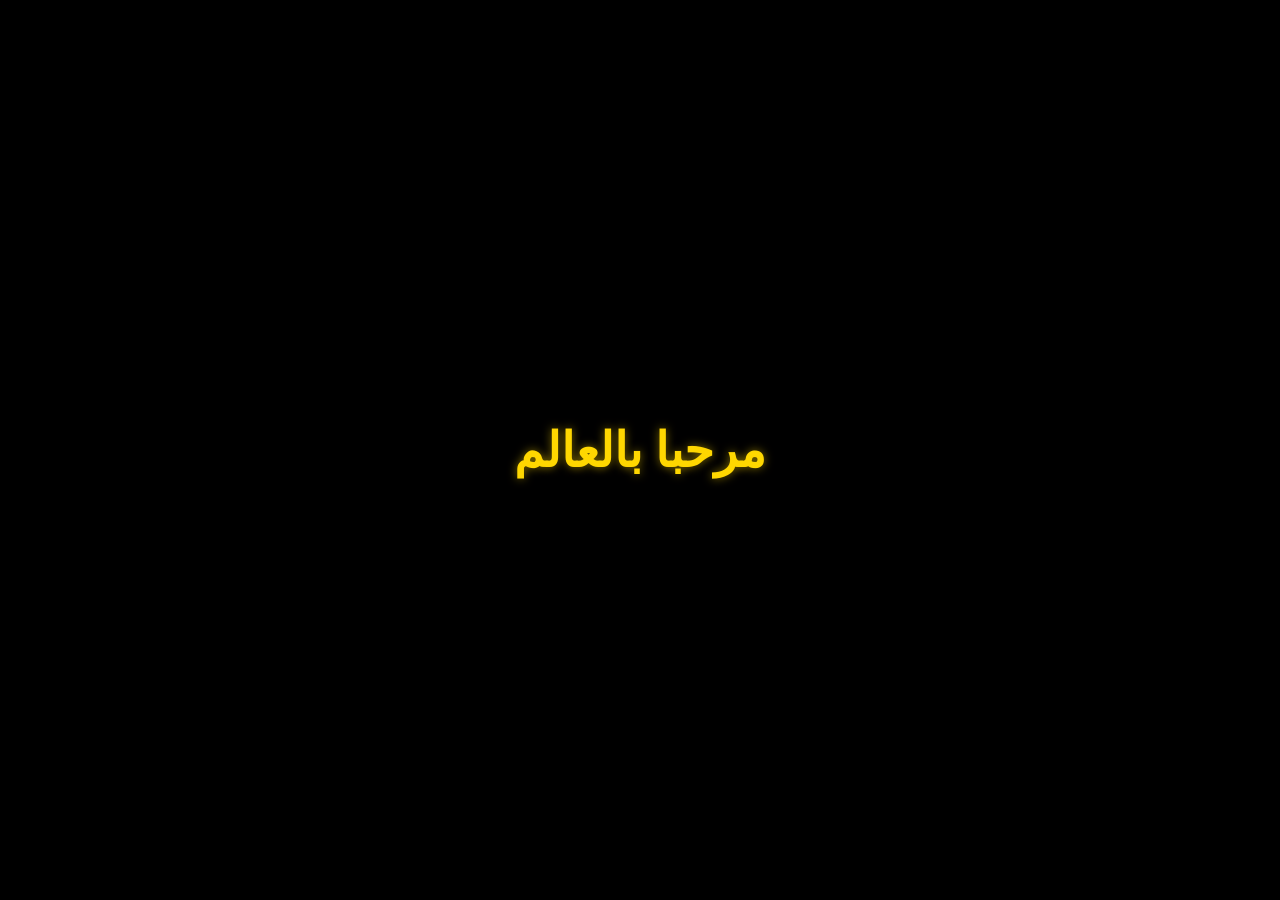
<file: output/hello.html>
<!DOCTYPE html>
<html lang="ar" dir="rtl">
<head>
    <meta charset="UTF-8">
    <meta name="viewport" content="width=device-width, initial-scale=1.0">
    <title>مرحبا بالعالم</title>
    <style>
        body {
            background-color: #000000;
            color: #FFD700;
            font-family: 'Segoe UI', Tahoma, Geneva, Verdana, sans-serif;
            display: flex;
            justify-content: center;
            align-items: center;
            height: 100vh;
            margin: 0;
        }
        h1 {
            font-size: 3rem;
            text-shadow: 0 0 10px rgba(255, 215, 0, 0.5);
        }
    </style>
</head>
<body>
    <h1>مرحبا بالعالم</h1>
</body>
</html>
</file>
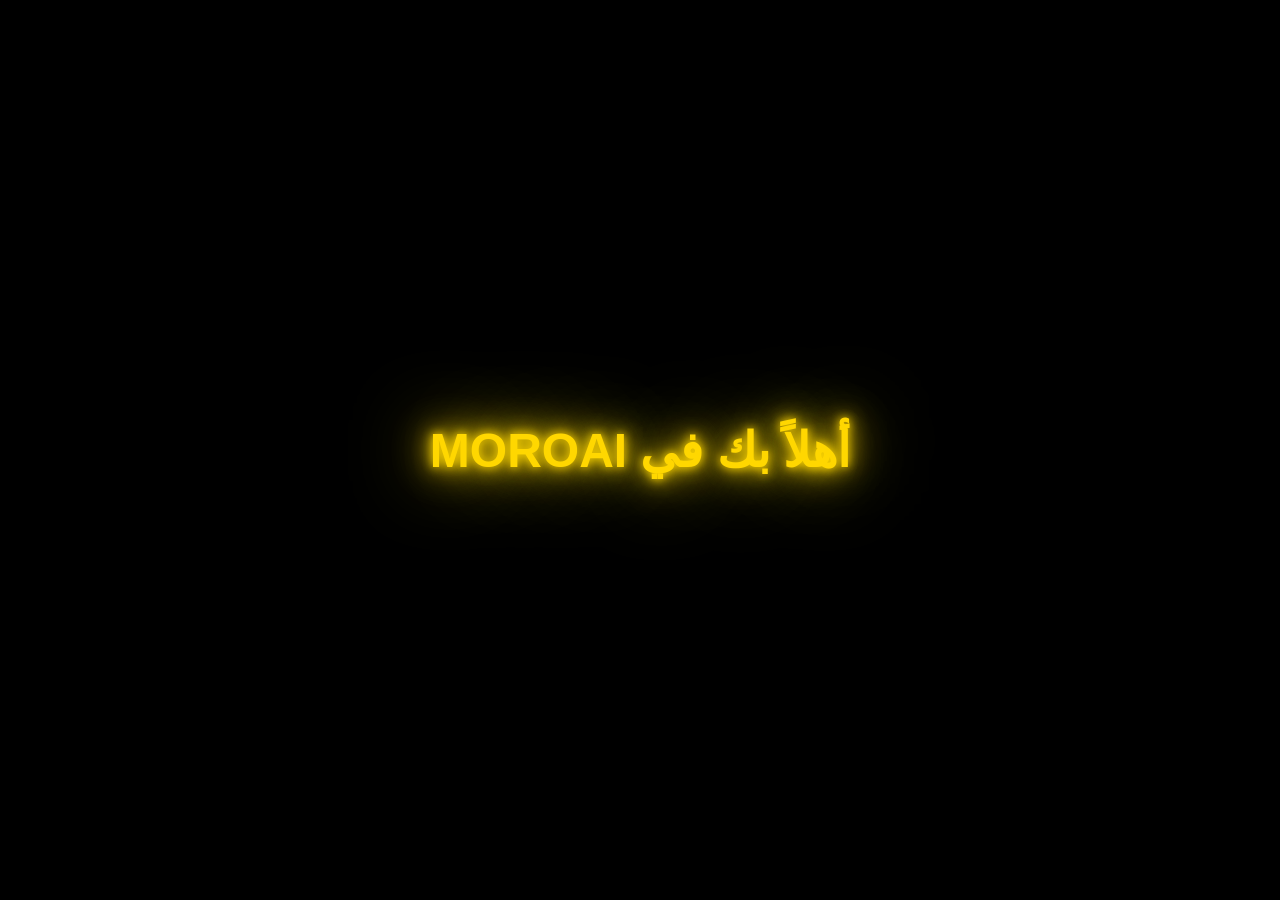
<file: output/hello2.html>
<!DOCTYPE html>
<html lang="ar" dir="rtl">
<head>
    <meta charset="UTF-8">
    <meta name="viewport" content="width=device-width, initial-scale=1.0">
    <title>MOROAI</title>
    <style>
        body {
            margin: 0;
            padding: 0;
            background-color: #000000;
            height: 100vh;
            display: flex;
            justify-content: center;
            align-items: center;
            font-family: 'Segoe UI', Tahoma, Geneva, Verdana, sans-serif;
            overflow: hidden;
        }

        .glow-text {
            color: #FFD700;
            font-size: 3rem;
            font-weight: bold;
            text-align: center;
            text-shadow: 
                0 0 10px #FFD700,
                0 0 20px #FFD700,
                0 0 40px #FFD700,
                0 0 80px #FFD700;
            animation: pulse 2s infinite alternate;
        }

        @keyframes pulse {
            from {
                text-shadow: 
                    0 0 10px #FFD700,
                    0 0 20px #FFD700,
                    0 0 40px #FFD700;
            }
            to {
                text-shadow: 
                    0 0 20px #FFD700,
                    0 0 40px #FFD700,
                    0 0 80px #FFD700,
                    0 0 120px #FFD700;
            }
        }
    </style>
</head>
<body>
    <h1 class="glow-text">أهلاً بك في MOROAI</h1>
</body>
</html>
</file>
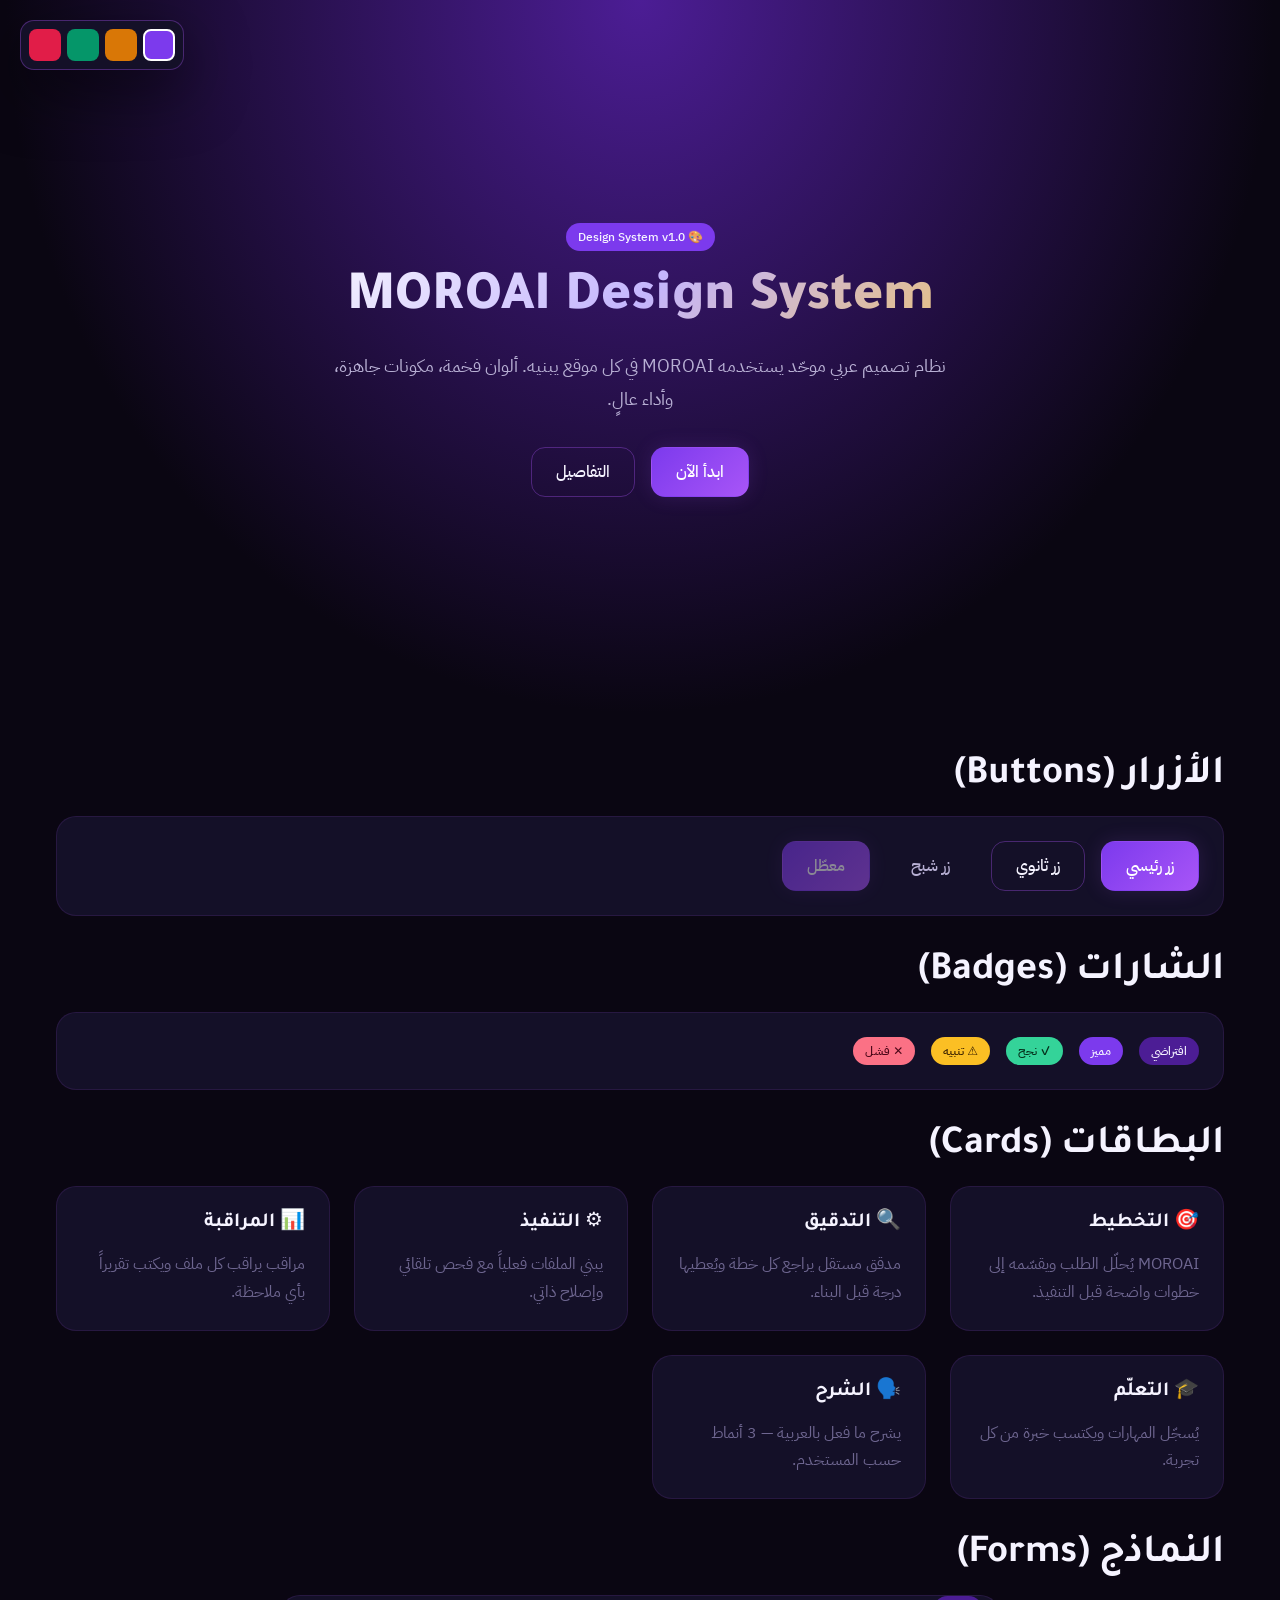
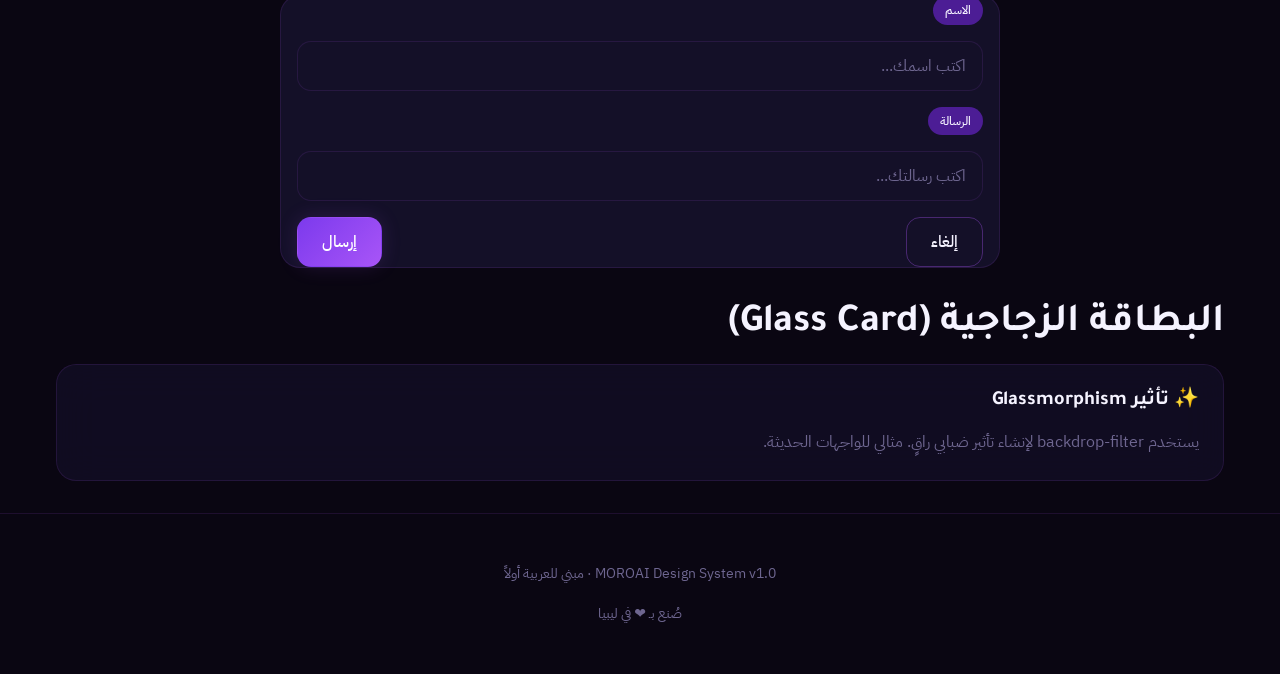
<file: web_new/design-preview.html>
<!DOCTYPE html>
<html lang="ar" dir="rtl" data-theme="purple">
<head>
    <meta charset="UTF-8">
    <meta name="viewport" content="width=device-width, initial-scale=1.0">
    <title>MOROAI Design System — Preview</title>
    <link rel="stylesheet" href="design.css">
    <style>
        /* Preview-specific: theme switcher */
        .switcher {
            position: fixed;
            top: 20px;
            left: 20px;
            z-index: 1000;
            background: var(--color-bg-elevated);
            border: 1px solid var(--border-bright);
            border-radius: var(--radius-md);
            padding: 8px;
            display: flex;
            gap: 6px;
            box-shadow: var(--shadow-lg);
        }
        .switcher button {
            width: 32px;
            height: 32px;
            border-radius: var(--radius-sm);
            border: 2px solid transparent;
            cursor: pointer;
            transition: all 0.2s;
        }
        .switcher button:hover { transform: scale(1.1); }
        .switcher button.active { border-color: white; }
        .sw-purple  { background: #7c3aed; }
        .sw-gold    { background: #d97706; }
        .sw-emerald { background: #059669; }
        .sw-ruby    { background: #e11d48; }
    </style>
</head>
<body>

<!-- Theme Switcher -->
<div class="switcher">
    <button class="sw-purple active" onclick="setTheme('purple', this)"></button>
    <button class="sw-gold"           onclick="setTheme('gold', this)"></button>
    <button class="sw-emerald"        onclick="setTheme('emerald', this)"></button>
    <button class="sw-ruby"           onclick="setTheme('ruby', this)"></button>
</div>

<!-- Hero -->
<section class="hero">
    <div class="container-sm">
        <div class="badge badge-accent mb-4">🎨 Design System v1.0</div>
        <h1 class="hero-title">MOROAI Design System</h1>
        <p class="hero-subtitle">
            نظام تصميم عربي موحّد يستخدمه MOROAI في كل موقع يبنيه.
            ألوان فخمة، مكونات جاهزة، وأداء عالٍ.
        </p>
        <div class="row row-center">
            <button class="btn btn-primary">ابدأ الآن</button>
            <button class="btn btn-secondary">التفاصيل</button>
        </div>
    </div>
</section>

<!-- Section: Buttons -->
<section class="container mt-8 mb-8">
    <h2 class="mb-4">الأزرار (Buttons)</h2>
    <div class="card">
        <div class="row row-wrap">
            <button class="btn btn-primary">زر رئيسي</button>
            <button class="btn btn-secondary">زر ثانوي</button>
            <button class="btn btn-ghost">زر شبح</button>
            <button class="btn btn-primary" disabled style="opacity:0.5;cursor:not-allowed;">معطّل</button>
        </div>
    </div>
</section>

<!-- Section: Badges -->
<section class="container mt-8 mb-8">
    <h2 class="mb-4">الشارات (Badges)</h2>
    <div class="card">
        <div class="row row-wrap">
            <span class="badge">افتراضي</span>
            <span class="badge badge-accent">مميز</span>
            <span class="badge badge-success">✓ نجح</span>
            <span class="badge badge-warning">⚠ تنبيه</span>
            <span class="badge badge-danger">✕ فشل</span>
        </div>
    </div>
</section>

<!-- Section: Cards Grid -->
<section class="container mt-8 mb-8">
    <h2 class="mb-4">البطاقات (Cards)</h2>
    <div class="grid grid-3">
        <div class="card">
            <h4 class="mb-4">🎯 التخطيط</h4>
            <p class="text-muted">
                MOROAI يُحلّل الطلب ويقسّمه إلى خطوات واضحة قبل التنفيذ.
            </p>
        </div>
        <div class="card">
            <h4 class="mb-4">🔍 التدقيق</h4>
            <p class="text-muted">
                مدقق مستقل يراجع كل خطة ويُعطيها درجة قبل البناء.
            </p>
        </div>
        <div class="card">
            <h4 class="mb-4">⚙️ التنفيذ</h4>
            <p class="text-muted">
                يبني الملفات فعلياً مع فحص تلقائي وإصلاح ذاتي.
            </p>
        </div>
        <div class="card">
            <h4 class="mb-4">📊 المراقبة</h4>
            <p class="text-muted">
                مراقب يراقب كل ملف ويكتب تقريراً بأي ملاحظة.
            </p>
        </div>
        <div class="card">
            <h4 class="mb-4">🎓 التعلّم</h4>
            <p class="text-muted">
                يُسجّل المهارات ويكتسب خبرة من كل تجربة.
            </p>
        </div>
        <div class="card">
            <h4 class="mb-4">🗣️ الشرح</h4>
            <p class="text-muted">
                يشرح ما فعل بالعربية — 3 أنماط حسب المستخدم.
            </p>
        </div>
    </div>
</section>

<!-- Section: Input & Form -->
<section class="container mt-8 mb-8">
    <h2 class="mb-4">النماذج (Forms)</h2>
    <div class="card container-sm">
        <div class="stack">
            <div>
                <label class="badge mb-4">الاسم</label>
                <input type="text" class="input" placeholder="اكتب اسمك..." />
            </div>
            <div>
                <label class="badge mb-4">الرسالة</label>
                <input type="text" class="input" placeholder="اكتب رسالتك..." />
            </div>
            <div class="row row-between">
                <button class="btn btn-secondary">إلغاء</button>
                <button class="btn btn-primary">إرسال</button>
            </div>
        </div>
    </div>
</section>

<!-- Section: Glass Card -->
<section class="container mt-8 mb-8">
    <h2 class="mb-4">البطاقة الزجاجية (Glass Card)</h2>
    <div class="card-glass">
        <h4 class="mb-4">✨ تأثير Glassmorphism</h4>
        <p class="text-muted">
            يستخدم backdrop-filter لإنشاء تأثير ضبابي راقٍ.
            مثالي للواجهات الحديثة.
        </p>
    </div>
</section>

<!-- Footer -->
<footer class="footer mt-8">
    <div class="container">
        <p>MOROAI Design System v1.0 · مبني للعربية أولاً</p>
        <p class="text-muted mt-4">صُنع بـ ❤ في ليبيا</p>
    </div>
</footer>

<script>
    function setTheme(name, btn) {
        document.documentElement.setAttribute('data-theme', name);
        document.querySelectorAll('.switcher button').forEach(b => b.classList.remove('active'));
        btn.classList.add('active');
    }
</script>

</body>
</html>
</file>
<file: web_new/design.css>
/* ==========================================================================
   MOROAI Design System v1.0
   ==========================================================================
   Design tokens + themes for all MOROAI-generated sites.

   Usage:
       <link rel="stylesheet" href="design.css">
       <html data-theme="purple">  <!-- or gold / emerald / ruby -->
   ========================================================================== */

/* ── Fonts ── */
@import url('https://fonts.googleapis.com/css2?family=Tajawal:wght@400;500;700;900&family=IBM+Plex+Sans+Arabic:wght@300;400;500;600;700&family=JetBrains+Mono:wght@400;500;600&display=swap');

/* ── Reset ── */
*, *::before, *::after { box-sizing: border-box; margin: 0; padding: 0; }
html { -webkit-text-size-adjust: 100%; }
body { min-height: 100vh; line-height: 1.7; -webkit-font-smoothing: antialiased; }

/* ══════════════════════════════════════════════════════
   THEME: PURPLE (default)
   ══════════════════════════════════════════════════════ */
:root, [data-theme="purple"] {
    --color-bg-deep:      #0a0612;
    --color-bg-primary:   #0d0a1a;
    --color-bg-elevated:  #141028;
    --color-bg-glass:     rgba(20, 16, 40, 0.72);

    --color-accent:       #7c3aed;
    --color-accent-glow:  #a855f7;
    --color-accent-soft:  #c4b5fd;
    --color-accent-deep:  #4c1d95;
    --color-luxury:       #e8c17a;

    --color-success:      #34d399;
    --color-warning:      #fbbf24;
    --color-danger:       #fb7185;
    --color-info:         #60a5fa;

    --text-primary:       #f5f3ff;
    --text-secondary:     #b8b0d4;
    --text-muted:         #6e6690;

    --border-subtle:      rgba(168, 85, 247, 0.12);
    --border-bright:      rgba(168, 85, 247, 0.35);
}

/* ══════════════════════════════════════════════════════
   THEME: GOLD
   ══════════════════════════════════════════════════════ */
[data-theme="gold"] {
    --color-bg-deep:      #0c0a06;
    --color-bg-primary:   #14110a;
    --color-bg-elevated:  #1c1708;
    --color-bg-glass:     rgba(28, 23, 8, 0.72);

    --color-accent:       #d97706;
    --color-accent-glow:  #f59e0b;
    --color-accent-soft:  #fcd34d;
    --color-accent-deep:  #78350f;
    --color-luxury:       #fbbf24;

    --text-primary:       #fef3c7;
    --text-secondary:     #d4b896;
    --text-muted:         #8b7355;

    --border-subtle:      rgba(217, 119, 6, 0.15);
    --border-bright:      rgba(245, 158, 11, 0.40);
}

/* ══════════════════════════════════════════════════════
   THEME: EMERALD
   ══════════════════════════════════════════════════════ */
[data-theme="emerald"] {
    --color-bg-deep:      #040d0a;
    --color-bg-primary:   #071510;
    --color-bg-elevated:  #0a1f18;
    --color-bg-glass:     rgba(10, 31, 24, 0.72);

    --color-accent:       #059669;
    --color-accent-glow:  #10b981;
    --color-accent-soft:  #6ee7b7;
    --color-accent-deep:  #064e3b;
    --color-luxury:       #34d399;

    --text-primary:       #ecfdf5;
    --text-secondary:     #a7d9c4;
    --text-muted:         #5a7a6f;

    --border-subtle:      rgba(16, 185, 129, 0.15);
    --border-bright:      rgba(52, 211, 153, 0.40);
}

/* ══════════════════════════════════════════════════════
   THEME: RUBY
   ══════════════════════════════════════════════════════ */
[data-theme="ruby"] {
    --color-bg-deep:      #0f0508;
    --color-bg-primary:   #1a0810;
    --color-bg-elevated:  #250d18;
    --color-bg-glass:     rgba(37, 13, 24, 0.72);

    --color-accent:       #e11d48;
    --color-accent-glow:  #f43f5e;
    --color-accent-soft:  #fda4af;
    --color-accent-deep:  #881337;
    --color-luxury:       #fb7185;

    --text-primary:       #fff1f2;
    --text-secondary:     #e4b8be;
    --text-muted:         #8b5964;

    --border-subtle:      rgba(225, 29, 72, 0.15);
    --border-bright:      rgba(244, 63, 94, 0.40);
}

/* ══════════════════════════════════════════════════════
   TYPOGRAPHY (theme-agnostic)
   ══════════════════════════════════════════════════════ */
:root {
    --font-display: 'Tajawal', system-ui, sans-serif;
    --font-body:    'IBM Plex Sans Arabic', system-ui, sans-serif;
    --font-mono:    'JetBrains Mono', monospace;

    --fs-xs:   0.75rem;
    --fs-sm:   0.875rem;
    --fs-base: 1rem;
    --fs-lg:   1.125rem;
    --fs-xl:   1.25rem;
    --fs-2xl:  1.5rem;
    --fs-3xl:  clamp(1.75rem, 4vw, 2.5rem);
    --fs-4xl:  clamp(2rem, 6vw, 3.5rem);

    --fw-normal: 400;
    --fw-medium: 500;
    --fw-bold:   700;
    --fw-black:  900;

    --lh-tight:  1.2;
    --lh-normal: 1.6;
    --lh-loose:  1.8;
}

/* ══════════════════════════════════════════════════════
   SPACING SCALE (4px base)
   ══════════════════════════════════════════════════════ */
:root {
    --space-1:  0.25rem;   /*  4px */
    --space-2:  0.5rem;    /*  8px */
    --space-3:  0.75rem;   /* 12px */
    --space-4:  1rem;      /* 16px */
    --space-5:  1.25rem;   /* 20px */
    --space-6:  1.5rem;    /* 24px */
    --space-8:  2rem;      /* 32px */
    --space-10: 2.5rem;    /* 40px */
    --space-12: 3rem;      /* 48px */
    --space-16: 4rem;      /* 64px */
    --space-20: 5rem;      /* 80px */
}

/* ══════════════════════════════════════════════════════
   RADIUS
   ══════════════════════════════════════════════════════ */
:root {
    --radius-sm:   8px;
    --radius-md:   14px;
    --radius-lg:   20px;
    --radius-xl:   28px;
    --radius-full: 9999px;
}

/* ══════════════════════════════════════════════════════
   SHADOWS / GLOWS
   ══════════════════════════════════════════════════════ */
:root {
    --shadow-sm:   0 2px 8px rgba(0,0,0,0.25);
    --shadow-md:   0 4px 24px rgba(0,0,0,0.35);
    --shadow-lg:   0 20px 60px rgba(0,0,0,0.5);
    --glow-accent: 0 0 40px rgba(124, 58, 237, 0.25);
    --glow-soft:   0 0 20px rgba(168, 85, 247, 0.15);
}

/* ══════════════════════════════════════════════════════
   MOTION
   ══════════════════════════════════════════════════════ */
:root {
    --ease-smooth: cubic-bezier(0.4, 0, 0.2, 1);
    --ease-bounce: cubic-bezier(0.34, 1.56, 0.64, 1);
    --dur-fast:    180ms;
    --dur-normal:  320ms;
    --dur-slow:    600ms;
}

/* ══════════════════════════════════════════════════════
   BASE (applies to all pages using this system)
   ══════════════════════════════════════════════════════ */
body {
    font-family: var(--font-body);
    font-size: var(--fs-base);
    background: var(--color-bg-deep);
    color: var(--text-primary);
    min-height: 100vh;
}

h1, h2, h3, h4 {
    font-family: var(--font-display);
    font-weight: var(--fw-bold);
    line-height: var(--lh-tight);
    color: var(--text-primary);
}
h1 { font-size: var(--fs-4xl); }
h2 { font-size: var(--fs-3xl); }
h3 { font-size: var(--fs-2xl); }
h4 { font-size: var(--fs-xl); }

a { color: var(--color-accent-glow); text-decoration: none; transition: color var(--dur-fast); }
a:hover { color: var(--color-luxury); }

code, pre { font-family: var(--font-mono); font-size: var(--fs-sm); }

/* Scrollbar */
::-webkit-scrollbar { width: 8px; height: 8px; }
::-webkit-scrollbar-track { background: transparent; }
::-webkit-scrollbar-thumb {
    background: var(--border-bright);
    border-radius: var(--radius-full);
}
::-webkit-scrollbar-thumb:hover { background: var(--color-accent-glow); }

/* ══════════════════════════════════════════════════════
   COMPONENTS — ready to use
   ══════════════════════════════════════════════════════ */

/* ── Button ── */
.btn {
    display: inline-flex;
    align-items: center;
    justify-content: center;
    gap: var(--space-2);
    padding: var(--space-3) var(--space-6);
    min-height: 44px;
    font-family: var(--font-body);
    font-size: var(--fs-base);
    font-weight: var(--fw-medium);
    border: 1px solid transparent;
    border-radius: var(--radius-md);
    cursor: pointer;
    transition: all var(--dur-fast) var(--ease-smooth);
    text-decoration: none;
    user-select: none;
}
.btn:active { transform: scale(0.97); }

.btn-primary {
    background: linear-gradient(135deg, var(--color-accent), var(--color-accent-glow));
    color: white;
    box-shadow: var(--glow-soft);
}
.btn-primary:hover {
    box-shadow: var(--glow-accent);
    filter: brightness(1.1);
}

.btn-secondary {
    background: transparent;
    color: var(--text-primary);
    border-color: var(--border-bright);
}
.btn-secondary:hover {
    background: var(--color-accent);
    border-color: var(--color-accent);
}

.btn-ghost {
    background: transparent;
    color: var(--text-secondary);
}
.btn-ghost:hover { color: var(--color-luxury); }

/* ── Card ── */
.card {
    background: var(--color-bg-elevated);
    border: 1px solid var(--border-subtle);
    border-radius: var(--radius-lg);
    padding: var(--space-6);
    transition: all var(--dur-normal) var(--ease-smooth);
}
.card:hover {
    border-color: var(--border-bright);
    box-shadow: var(--shadow-md);
}
.card-glass {
    background: var(--color-bg-glass);
    backdrop-filter: blur(20px);
    border: 1px solid var(--border-subtle);
    border-radius: var(--radius-lg);
    padding: var(--space-6);
}

/* ── Input ── */
.input {
    width: 100%;
    padding: var(--space-3) var(--space-4);
    min-height: 44px;
    font-family: var(--font-body);
    font-size: var(--fs-base);
    color: var(--text-primary);
    background: var(--color-bg-elevated);
    border: 1px solid var(--border-subtle);
    border-radius: var(--radius-md);
    transition: border-color var(--dur-fast);
}
.input:focus {
    outline: none;
    border-color: var(--color-accent-glow);
    box-shadow: 0 0 0 3px var(--border-subtle);
}
.input::placeholder { color: var(--text-muted); }

/* ── Badge ── */
.badge {
    display: inline-flex;
    align-items: center;
    padding: var(--space-1) var(--space-3);
    font-size: var(--fs-xs);
    font-weight: var(--fw-medium);
    border-radius: var(--radius-full);
    background: var(--color-accent-deep);
    color: var(--text-primary);
}
.badge-accent { background: var(--color-accent); }
.badge-success { background: var(--color-success); color: #052e1a; }
.badge-warning { background: var(--color-warning); color: #3a2100; }
.badge-danger  { background: var(--color-danger); color: #4a0718; }

/* ── Container ── */
.container {
    max-width: 1200px;
    margin: 0 auto;
    padding: 0 var(--space-4);
}
.container-sm  { max-width: 720px;  margin: 0 auto; padding: 0 var(--space-4); }
.container-lg  { max-width: 1440px; margin: 0 auto; padding: 0 var(--space-4); }

/* ── Stack / Row ── */
.stack > * + * { margin-top: var(--space-4); }
.stack-sm > * + * { margin-top: var(--space-2); }
.stack-lg > * + * { margin-top: var(--space-8); }

.row {
    display: flex;
    align-items: center;
    gap: var(--space-4);
}
.row-between { justify-content: space-between; }
.row-center  { justify-content: center; }
.row-wrap    { flex-wrap: wrap; }

/* ── Grid ── */
.grid {
    display: grid;
    gap: var(--space-6);
}
.grid-2 { grid-template-columns: repeat(auto-fit, minmax(280px, 1fr)); }
.grid-3 { grid-template-columns: repeat(auto-fit, minmax(240px, 1fr)); }
.grid-4 { grid-template-columns: repeat(auto-fit, minmax(200px, 1fr)); }

/* ── Hero ── */
.hero {
    min-height: 80vh;
    display: flex;
    align-items: center;
    justify-content: center;
    text-align: center;
    padding: var(--space-16) var(--space-4);
    background: radial-gradient(
        ellipse at center top,
        var(--color-accent-deep) 0%,
        var(--color-bg-deep) 70%
    );
}
.hero-title {
    font-size: var(--fs-4xl);
    font-weight: var(--fw-black);
    background: linear-gradient(
        135deg,
        var(--text-primary),
        var(--color-accent-soft),
        var(--color-luxury)
    );
    -webkit-background-clip: text;
    background-clip: text;
    -webkit-text-fill-color: transparent;
    margin-bottom: var(--space-4);
}
.hero-subtitle {
    font-size: var(--fs-lg);
    color: var(--text-secondary);
    max-width: 640px;
    margin: 0 auto var(--space-8);
    line-height: var(--lh-loose);
}

/* ── Navbar ── */
.navbar {
    position: sticky;
    top: 0;
    z-index: 50;
    padding: var(--space-3) var(--space-4);
    background: var(--color-bg-glass);
    backdrop-filter: blur(20px);
    border-bottom: 1px solid var(--border-subtle);
}
.navbar-brand {
    font-family: var(--font-display);
    font-size: var(--fs-xl);
    font-weight: var(--fw-bold);
    color: var(--text-primary);
}

/* ── Footer ── */
.footer {
    padding: var(--space-12) var(--space-4);
    border-top: 1px solid var(--border-subtle);
    color: var(--text-muted);
    text-align: center;
    font-size: var(--fs-sm);
}

/* ── Utilities ── */
.text-center { text-align: center; }
.text-start  { text-align: start; }
.text-end    { text-align: end; }
.text-muted  { color: var(--text-muted); }
.text-accent { color: var(--color-accent-glow); }
.text-luxury { color: var(--color-luxury); }

.mt-4 { margin-top: var(--space-4); }
.mt-8 { margin-top: var(--space-8); }
.mb-4 { margin-bottom: var(--space-4); }
.mb-8 { margin-bottom: var(--space-8); }

.hidden { display: none; }
.flex   { display: flex; }
.block  { display: block; }

/* ── Animations ── */
@keyframes fade-in {
    from { opacity: 0; transform: translateY(10px); }
    to   { opacity: 1; transform: translateY(0); }
}
.animate-fade-in { animation: fade-in var(--dur-normal) var(--ease-smooth); }

@keyframes pulse-glow {
    0%, 100% { box-shadow: var(--glow-soft); }
    50%      { box-shadow: var(--glow-accent); }
}
.animate-pulse-glow { animation: pulse-glow 3s ease-in-out infinite; }

/* ── Responsive ── */
@media (max-width: 768px) {
    :root {
        --fs-4xl: clamp(1.75rem, 8vw, 2.5rem);
        --fs-3xl: clamp(1.5rem, 6vw, 2rem);
    }
    .hero { min-height: 70vh; padding: var(--space-10) var(--space-4); }
    .card { padding: var(--space-4); }
}
</file>
